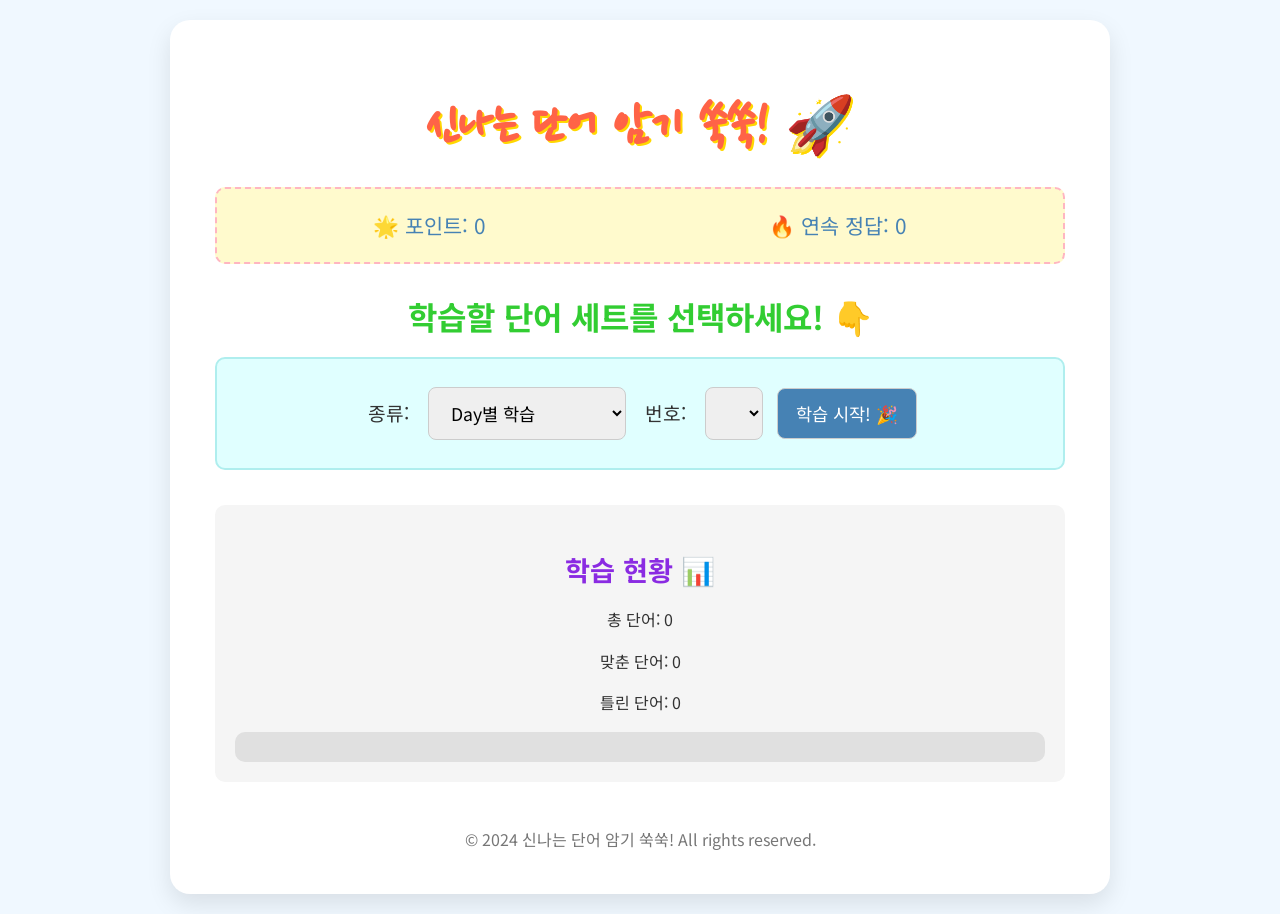
<file: index.html>
<!DOCTYPE html>
<html lang="ko">
<head>
    <meta charset="UTF-8">
    <meta name="viewport" content="width=device-width, initial-scale=1.0">
    <title>신나는 단어 암기 쑥쑥!</title>
    <link rel="stylesheet" href="style.css">
</head>
<body>
    <div class="container">
        <header>
            <h1>신나는 단어 암기 쑥쑥! 🚀</h1>
            <div class="user-stats">
                <p>🌟 포인트: <span id="points">0</span></p>
                <p>🔥 연속 정답: <span id="streak">0</span></p>
            </div>
        </header>

        <main>
            <section class="selection-area">
                <h2>학습할 단어 세트를 선택하세요! 👇</h2>
                <div class="set-selector">
                    <label for="set-type">종류:</label>
                    <select id="set-type">
                        <option value="day">Day별 학습</option>
                        <option value="unit">잉코북 Unit별 학습</option>
                    </select>
                    <label for="set-number">번호:</label>
                    <select id="set-number"></select>
                    <button id="start-button">학습 시작! 🎉</button>
                </div>
            </section>

            <section id="flashcard-area" class="flashcard-area" style="display: none;">
                <div class="flashcard">
                    <div class="word-meaning">
                        <p id="meaning-text">[단어 뜻이 여기에 표시됩니다]</p>
                    </div>
                    <input type="text" id="spell-input" placeholder="스펠링을 입력하세요...">
                    <div class="buttons">
                        <button id="submit-answer-button">확인! ✅</button>
                        <button id="hint-button">힌트 💡</button>
                        <button id="show-answer-button">정답 보기 🧐</button>
                    </div>
                    <p id="feedback-text"></p>
                </div>
            </section>

            <section class="review-area" style="display: none;">
                <h2>틀린 단어 복습 🤓</h2>
                <div class="review-flashcard">
                    </div>
            </section>

            <section class="progress-area">
                <h2>학습 현황 📊</h2>
                <p>총 단어: <span id="total-words">0</span></p>
                <p>맞춘 단어: <span id="correct-words">0</span></p>
                <p>틀린 단어: <span id="incorrect-words">0</span></p>
                <div class="progress-bar-container">
                    <div id="progress-bar"></div>
                </div>
            </section>

            <section class="history-area" style="display: none;">
                <h2>학습 내역 📚</h2>
                <ul id="history-list"></ul>
            </section>
        </main>

        <footer>
            <p>&copy; 2024 신나는 단어 암기 쑥쑥! All rights reserved.</p>
        </footer>
    </div>

    <script src="script.js"></script>
</body>
</html>
</file>
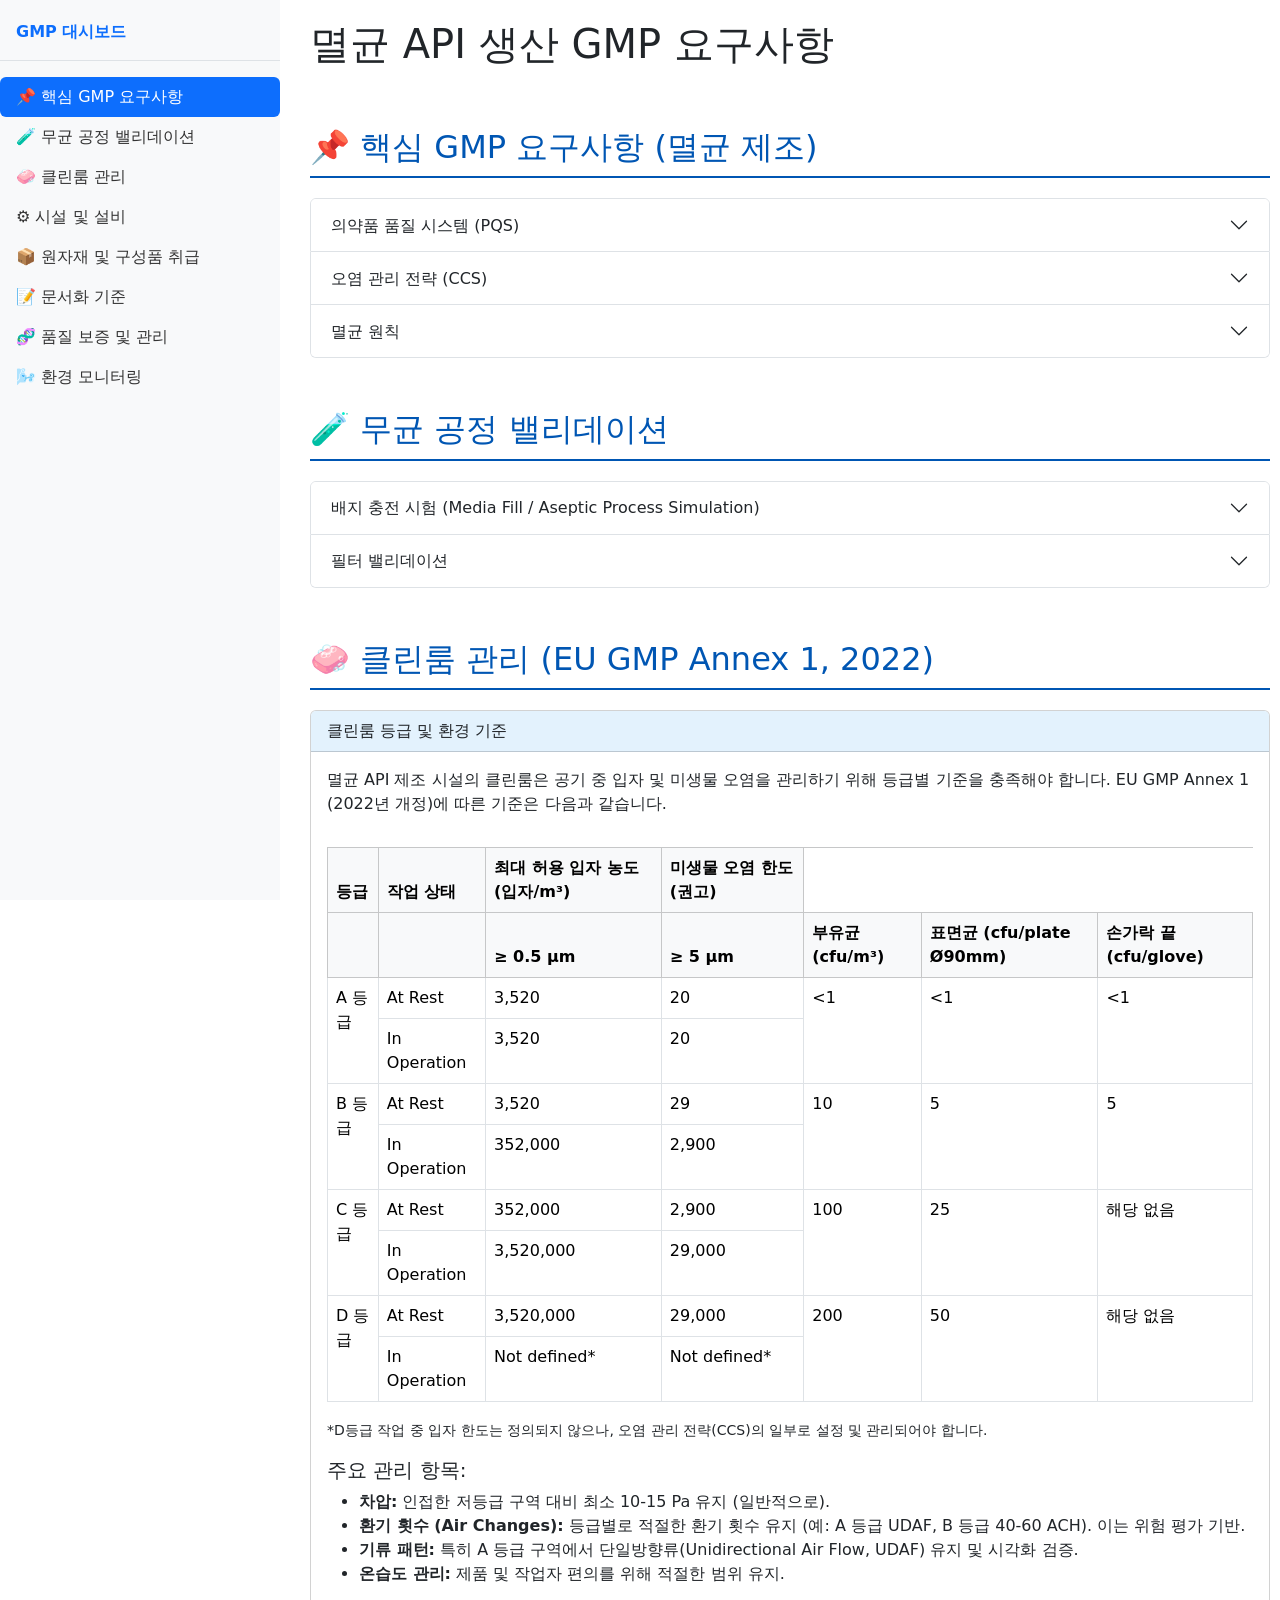
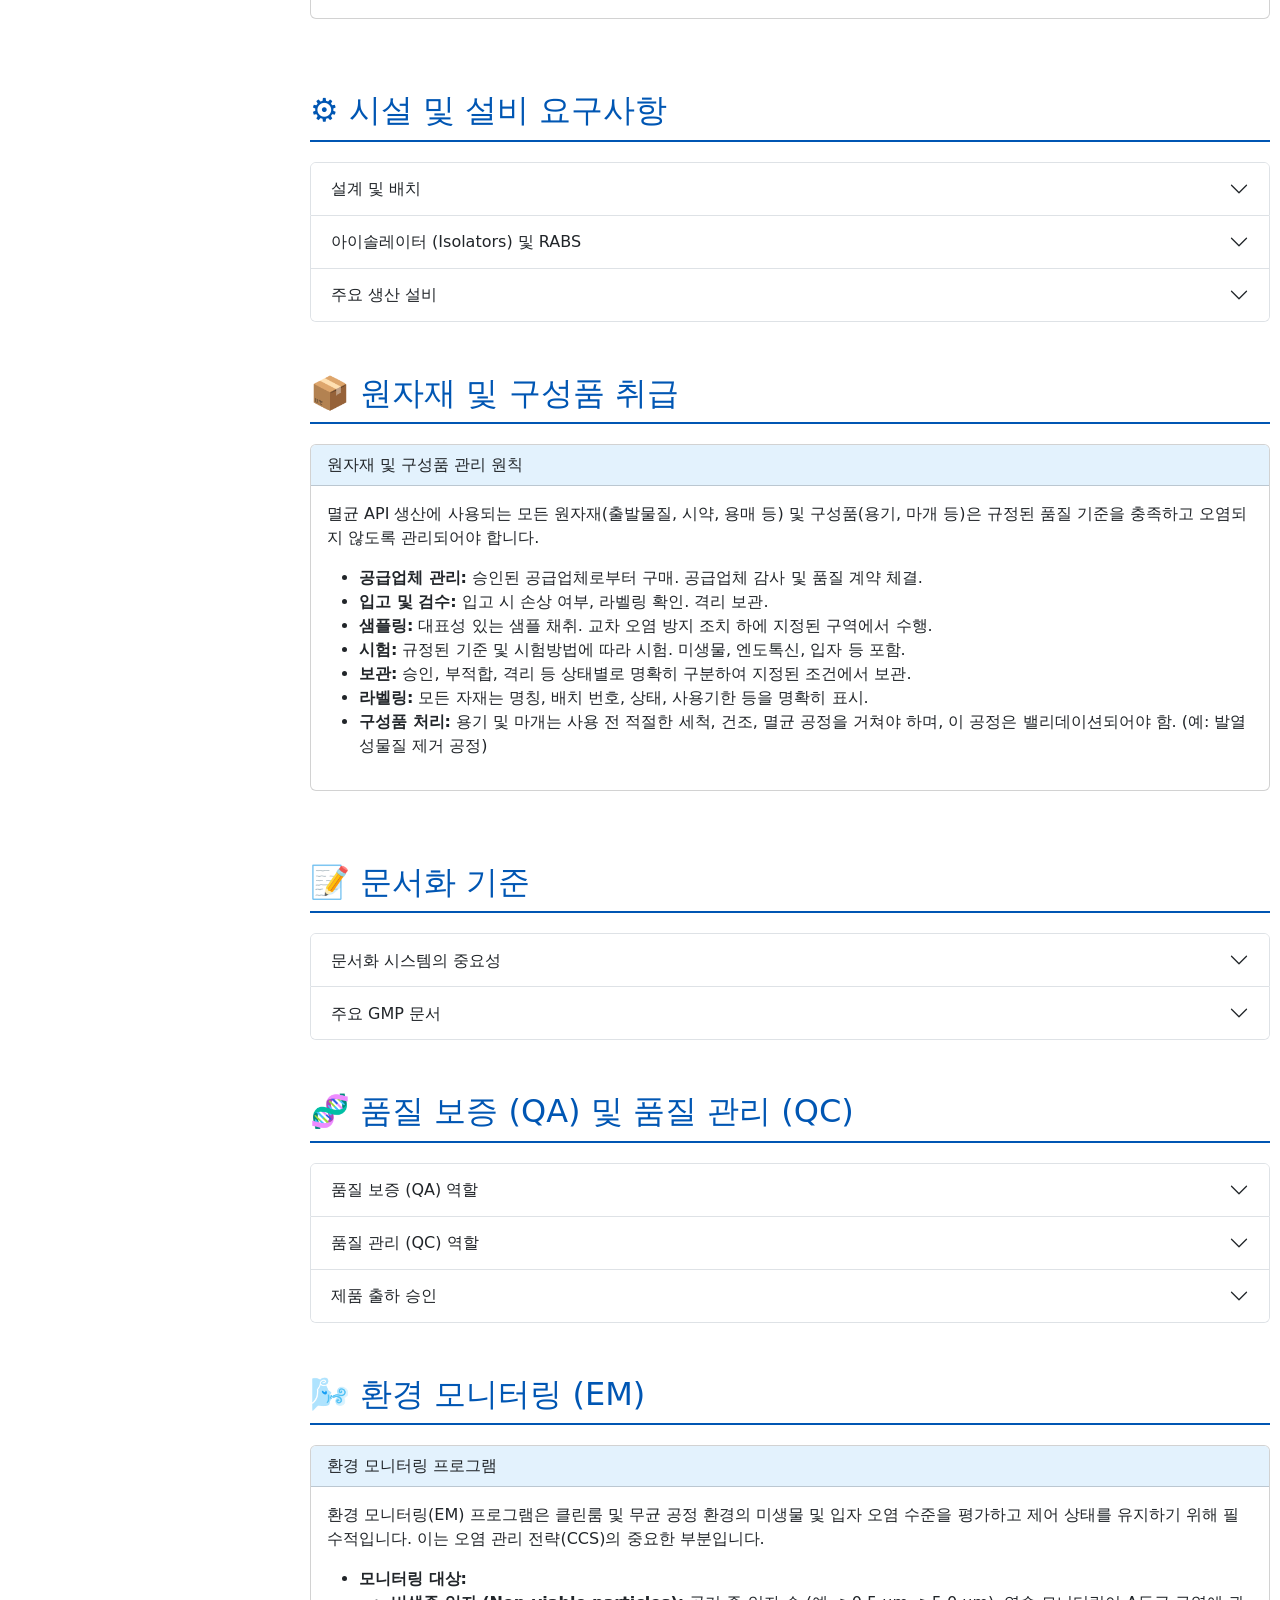
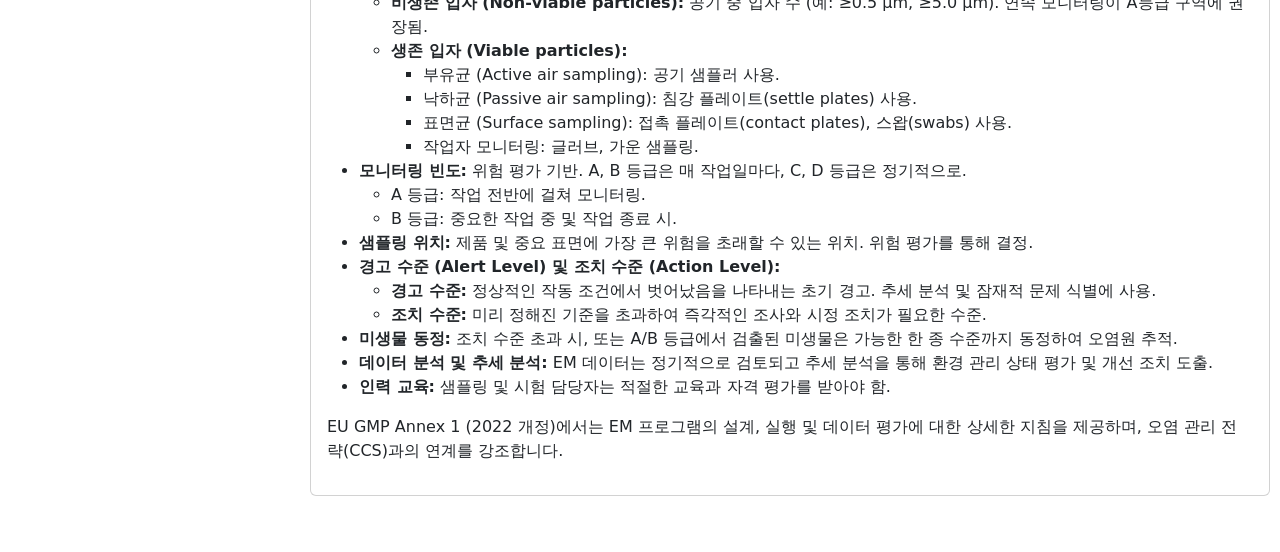
<file: gmp_dashboard.html>
<!DOCTYPE html>
<html lang="ko">
<head>
    <meta charset="UTF-8">
    <meta name="viewport" content="width=device-width, initial-scale=1.0">
    <title>멸균 API 생산 GMP 요구사항 대시보드</title>
    <!-- Bootstrap 5 CSS CDN: For styling the dashboard components -->
    <link href="https://cdn.jsdelivr.net/npm/bootstrap@5.3.2/dist/css/bootstrap.min.css" rel="stylesheet" integrity="sha384-T3c6CoIi6uLrA9TneNEoa7RxnatzjcDSCmG1MXxSR1GAsXEV/Dwwykc2MPK8M2HN" crossorigin="anonymous">
    <!-- Custom CSS: For overriding Bootstrap defaults and adding specific styles -->
    <style>
        /* Basic styling for overall page layout */
        body {
            display: flex;
            min-height: 100vh;
            flex-direction: column; /* Ensures footer (if any) stays at bottom */
        }
        .sidebar {
            width: 280px;
            height: 100vh; /* Full height */
            position: fixed; /* Fixed Sidebar (stay in place on scroll) */
            top: 0;
            left: 0;
            background-color: #f8f9fa; /* Light grey background */
            padding-top: 20px;
            overflow-y: auto; /* Scrollable if content overflows */
        }
        .main-content {
            margin-left: 290px; /* Same width as sidebar + a little margin */
            padding: 20px;
            width: calc(100% - 280px); /* Full width minus sidebar width */
        }
        .navbar-brand-custom {
            font-weight: bold;
            color: #0d6efd; /* Bootstrap primary blue */
            padding-left: 1.0rem;
            padding-bottom: 1.0rem;
            border-bottom: 1px solid #dee2e6; /* Light border */
            margin-bottom: 1rem;
        }
        .nav-link {
            color: #333; /* Darker text for links */
        }
        .nav-link.active {
            background-color: #0d6efd; /* Blue background for active link */
            color: white;
        }
        .nav-link:hover {
            background-color: #e9ecef; /* Light grey hover */
        }
        /* Style for section headers */
        .section-title {
            margin-top: 20px;
            margin-bottom: 20px;
            color: #0056b3; /* Darker blue for titles */
            border-bottom: 2px solid #0056b3;
            padding-bottom: 10px;
        }
        /* Card styling */
        .card {
            margin-bottom: 20px;
        }
        .card-header {
            background-color: #e3f2fd; /* Light blue header for cards */
        }
        /* Table styling */
        table {
            margin-top: 15px;
        }
        th {
            background-color: #f1f1f1; /* Light grey for table headers */
        }
    </style>
</head>
<body>
    <!-- Sidebar Navigation: Fixed navigation panel on the left -->
    <nav class="sidebar">
        <div class="navbar-brand-custom">GMP 대시보드</div>
        <ul class="nav flex-column nav-pills">
            <!-- Navigation links: Each links to a specific section in the main content. Bootstrap scrollspy will highlight the active link. -->
            <li class="nav-item">
                <a class="nav-link" href="#core-gmp">📌 핵심 GMP 요구사항</a>
            </li>
            <li class="nav-item">
                <a class="nav-link" href="#sterile-validation">🧪 무균 공정 밸리데이션</a>
            </li>
            <li class="nav-item">
                <a class="nav-link" href="#clean-room">🧼 클린룸 관리</a>
            </li>
            <li class="nav-item">
                <a class="nav-link" href="#facility-equipment">⚙️ 시설 및 설비</a>
            </li>
            <li class="nav-item">
                <a class="nav-link" href="#raw-materials">📦 원자재 및 구성품 취급</a>
            </li>
            <li class="nav-item">
                <a class="nav-link" href="#documentation">📝 문서화 기준</a>
            </li>
            <li class="nav-item">
                <a class="nav-link" href="#qa-qc">🧬 품질 보증 및 관리</a>
            </li>
            <li class="nav-item">
                <a class="nav-link" href="#env-monitoring">🌬️ 환경 모니터링</a>
            </li>
        </ul>
    </nav>
    <!-- End Sidebar Navigation -->

    <!-- Main Content Area: Displays the detailed content for each GMP section. Scrollspy is enabled here. -->
    <main class="main-content" data-bs-spy="scroll" data-bs-target=".sidebar .nav-pills" data-bs-offset="100" tabindex="0">
        <!-- Page Title -->
        <h1 class="mb-4">멸균 API 생산 GMP 요구사항</h1>

        <!-- Section 1: Core GMP Requirements for Sterile Manufacturing -->
        <section id="core-gmp" class="py-3">
            <h2 class="section-title">📌 핵심 GMP 요구사항 (멸균 제조)</h2>
            <!-- Accordion for Core GMP items -->
            <div class="accordion" id="coreGmpAccordion">
                <!-- Core GMP Item 1.1: Pharmaceutical Quality System (PQS) -->
                <div class="accordion-item">
                    <h2 class="accordion-header" id="headingCoreGmp1">
                        <button class="accordion-button collapsed" type="button" data-bs-toggle="collapse" data-bs-target="#collapseCoreGmp1" aria-expanded="false" aria-controls="collapseCoreGmp1">
                            의약품 품질 시스템 (PQS)
                        </button>
                    </h2>
                    <div id="collapseCoreGmp1" class="accordion-collapse collapse" aria-labelledby="headingCoreGmp1" data-bs-parent="#coreGmpAccordion">
                        <div class="accordion-body">
                            <p>멸균 의약품 생산을 위한 포괄적인 의약품 품질 시스템(PQS)은 ICH Q10 지침을 기반으로 구축되어야 합니다. 이는 제품 수명주기 전반에 걸쳐 일관된 품질을 보장하기 위한 경영진의 책임, 자원 관리, 제조 공정 관리, 평가 활동 등을 포함합니다.</p>
                            <ul>
                                <li>지식 관리 및 품질 위험 관리(QRM) 통합</li>
                                <li>경영진 검토 및 지속적 개선 프로세스</li>
                                <li>강력한 변경 관리 시스템</li>
                            </ul>
                        </div>
                    </div>
                </div>
                <!-- Core GMP Item 1.2: Contamination Control Strategy (CCS) -->
                <div class="accordion-item">
                    <h2 class="accordion-header" id="headingCoreGmp2">
                        <button class="accordion-button collapsed" type="button" data-bs-toggle="collapse" data-bs-target="#collapseCoreGmp2" aria-expanded="false" aria-controls="collapseCoreGmp2">
                            오염 관리 전략 (CCS)
                        </button>
                    </h2>
                    <div id="collapseCoreGmp2" class="accordion-collapse collapse" aria-labelledby="headingCoreGmp2" data-bs-parent="#coreGmpAccordion">
                        <div class="accordion-body">
                            <p>EU GMP Annex 1 (2022 개정)의 핵심 요구사항으로, 모든 잠재적 오염원(미생물, 입자, 발열성물질)을 식별하고 관리하기 위한 포괄적이고 문서화된 전략입니다. CCS는 기술적, 조직적 조치를 포함해야 합니다.</p>
                            <ul>
                                <li>시설 및 공정 설계</li>
                                <li>직원 교육 및 적격성 평가</li>
                                <li>원자재 및 용기/마개 관리</li>
                                <li>세척 및 소독 프로그램</li>
                                <li>환경 모니터링</li>
                            </ul>
                        </div>
                    </div>
                </div>
                <!-- Core GMP Item 1.3: Sterility Principles -->
                <div class="accordion-item">
                    <h2 class="accordion-header" id="headingCoreGmp3">
                        <button class="accordion-button collapsed" type="button" data-bs-toggle="collapse" data-bs-target="#collapseCoreGmp3" aria-expanded="false" aria-controls="collapseCoreGmp3">
                            멸균 원칙
                        </button>
                    </h2>
                    <div id="collapseCoreGmp3" class="accordion-collapse collapse" aria-labelledby="headingCoreGmp3" data-bs-parent="#coreGmpAccordion">
                        <div class="accordion-body">
                            <p>멸균 API 생산은 미생물 오염 및 입자상 오염을 최소화하기 위해 특별히 설계된 구역에서 수행되어야 합니다. 최종적으로 멸균되는 제품과 무균적으로 생산되는 제품에 따라 접근 방식이 다릅니다.</p>
                            <ul>
                                <li><strong>최종 멸균 제품:</strong> 가능한 경우 최종 용기에서 멸균하는 것을 우선으로 합니다.</li>
                                <li><strong>무균 제조 제품:</strong> 여과 멸균 등 무균 공정을 통해 생산되며, 전 과정에서 무균 상태 유지가 중요합니다.</li>
                                <li>무균성 보증 수준(SAL) 10<sup>-6</sup> 달성 목표.</li>
                            </ul>
                        </div>
                    </div>
                </div>
            </div> <!-- End Accordion for Core GMP -->
        </section>
        <!-- End Section 1 -->

        <!-- Section 2: Sterile Process Validation -->
        <section id="sterile-validation" class="py-3">
            <h2 class="section-title">🧪 무균 공정 밸리데이션</h2>
            <!-- Accordion for Sterile Process Validation items -->
            <div class="accordion" id="sterileValidationAccordion">
                <!-- Sterile Validation Item 2.1: Media Fill / Aseptic Process Simulation -->
                <div class="accordion-item">
                    <h2 class="accordion-header" id="headingSterileVal1">
                        <button class="accordion-button collapsed" type="button" data-bs-toggle="collapse" data-bs-target="#collapseSterileVal1" aria-expanded="false" aria-controls="collapseSterileVal1">
                            배지 충전 시험 (Media Fill / Aseptic Process Simulation)
                        </button>
                    </h2>
                    <div id="collapseSterileVal1" class="accordion-collapse collapse" aria-labelledby="headingSterileVal1" data-bs-parent="#sterileValidationAccordion">
                        <div class="accordion-body">
                            <p>무균 공정의 미생물 오염 관리 능력을 평가하기 위해 실제 제조 공정을 모방하여 영양 배지를 충전하는 시험입니다. 이는 무균 공정의 가장 중요한 밸리데이션 요소 중 하나입니다.</p>
                            <ul>
                                <li>초기 밸리데이션 시 3회 성공적인 연속 배치 수행.</li>
                                <li>정기적 재밸리데이션 (일반적으로 연 2회).</li>
                                <li>중요한 변경 발생 시 재밸리데이션.</li>
                                <li>배지 충전 수량은 통계적으로 유의해야 하며, 일반적으로 5,000 ~ 10,000 단위 또는 일상 생산 배치 크기.</li>
                                <li>오염 허용 기준: 0.1% 미만 (95% 신뢰수준). 10,000 단위 이상 충전 시 오염 단위 1개 초과는 조사 대상.</li>
                                <li>모든 개입(intervention) 및 비일상적 작업 포함.</li>
                            </ul>
                        </div>
                    </div>
                </div>
                <!-- Sterile Validation Item 2.2: Filter Validation -->
                <div class="accordion-item">
                    <h2 class="accordion-header" id="headingSterileVal2">
                        <button class="accordion-button collapsed" type="button" data-bs-toggle="collapse" data-bs-target="#collapseSterileVal2" aria-expanded="false" aria-controls="collapseSterileVal2">
                            필터 밸리데이션
                        </button>
                    </h2>
                    <div id="collapseSterileVal2" class="accordion-collapse collapse" aria-labelledby="headingSterileVal2" data-bs-parent="#sterileValidationAccordion">
                        <div class="accordion-body">
                            <p>멸균 여과에 사용되는 필터는 특정 공정 조건에서 미생물을 효과적으로 제거할 수 있음을 입증해야 합니다. 이는 제품 특성, 공정 변수, 필터 재질 등을 고려하여 수행됩니다.</p>
                            <ul>
                                <li>세균 부하 시험 (Bacterial Challenge Test) - <i>Brevundimonas diminuta</i> (ATCC 19146) 사용, 10<sup>7</sup> CFU/cm<sup>2</sup> 이상.</li>
                                <li>필터 완전성 시험 (Integrity Testing) - 사용 전후 (Pre and Post-use). 확산 유량, 압력 유지, 버블 포인트 시험 등.</li>
                                <li>제품과의 화학적 호환성.</li>
                                <li>추출물 및 용출물 평가.</li>
                            </ul>
                        </div>
                    </div>
                </div>
            </div> <!-- End Accordion for Sterile Process Validation -->
        </section>
        <!-- End Section 2 -->

        <!-- Section 3: Clean Room Classifications and Control -->
        <section id="clean-room" class="py-3">
            <h2 class="section-title">🧼 클린룸 관리 (EU GMP Annex 1, 2022)</h2>
            <!-- Card for Clean Room details -->
            <div class="card">
                <div class="card-header">
                    클린룸 등급 및 환경 기준
                </div>
                <div class="card-body">
                    <p>멸균 API 제조 시설의 클린룸은 공기 중 입자 및 미생물 오염을 관리하기 위해 등급별 기준을 충족해야 합니다. EU GMP Annex 1 (2022년 개정)에 따른 기준은 다음과 같습니다.</p>
                    <!-- Table for Clean Room Classifications -->
                    <div class="table-responsive">
                        <table class="table table-bordered table-hover" id="cleanroom-classification-table">
                            <thead class="table-light">
                                <tr>
                                    <th>등급</th>
                                    <th>작업 상태</th>
                                    <th>최대 허용 입자 농도 (입자/m³)</th>
                                    <th>미생물 오염 한도 (권고)</th>
                                </tr>
                                <tr>
                                    <th></th>
                                    <th></th>
                                    <th>≥ 0.5 µm</th>
                                    <th>≥ 5 µm</th>
                                    <th>부유균 (cfu/m³)</th>
                                    <th>표면균 (cfu/plate Ø90mm)</th>
                                    <th>손가락 끝 (cfu/glove)</th>
                                </tr>
                            </thead>
                            <tbody>
                                <!-- Grade A -->
                                <tr>
                                    <td rowspan="2">A 등급</td>
                                    <td>At Rest</td>
                                    <td>3,520</td>
                                    <td>20</td>
                                    <td rowspan="2">&lt;1</td>
                                    <td rowspan="2">&lt;1</td>
                                    <td rowspan="2">&lt;1</td>
                                </tr>
                                <tr>
                                    <td>In Operation</td>
                                    <td>3,520</td>
                                    <td>20</td>
                                </tr>
                                <!-- Grade B -->
                                <tr>
                                    <td rowspan="2">B 등급</td>
                                    <td>At Rest</td>
                                    <td>3,520</td>
                                    <td>29</td>
                                    <td rowspan="2">10</td>
                                    <td rowspan="2">5</td>
                                    <td rowspan="2">5</td>
                                </tr>
                                <tr>
                                    <td>In Operation</td>
                                    <td>352,000</td>
                                    <td>2,900</td>
                                </tr>
                                <!-- Grade C -->
                                <tr>
                                    <td rowspan="2">C 등급</td>
                                    <td>At Rest</td>
                                    <td>352,000</td>
                                    <td>2,900</td>
                                    <td rowspan="2">100</td>
                                    <td rowspan="2">25</td>
                                    <td rowspan="2">해당 없음</td>
                                </tr>
                                <tr>
                                    <td>In Operation</td>
                                    <td>3,520,000</td>
                                    <td>29,000</td>
                                </tr>
                                <!-- Grade D -->
                                <tr>
                                    <td rowspan="2">D 등급</td>
                                    <td>At Rest</td>
                                    <td>3,520,000</td>
                                    <td>29,000</td>
                                    <td rowspan="2">200</td>
                                    <td rowspan="2">50</td>
                                    <td rowspan="2">해당 없음</td>
                                </tr>
                                <tr>
                                    <td>In Operation</td>
                                    <td>Not defined*</td>
                                    <td>Not defined*</td>
                                </tr>
                            </tbody>
                        </table>
                    </div>
                    <small>*D등급 작업 중 입자 한도는 정의되지 않으나, 오염 관리 전략(CCS)의 일부로 설정 및 관리되어야 합니다.</small>
                    <h5 class="mt-3">주요 관리 항목:</h5>
                    <ul>
                        <li><strong>차압:</strong> 인접한 저등급 구역 대비 최소 10-15 Pa 유지 (일반적으로).</li>
                        <li><strong>환기 횟수 (Air Changes):</strong> 등급별로 적절한 환기 횟수 유지 (예: A 등급 UDAF, B 등급 40-60 ACH). 이는 위험 평가 기반.</li>
                        <li><strong>기류 패턴:</strong> 특히 A 등급 구역에서 단일방향류(Unidirectional Air Flow, UDAF) 유지 및 시각화 검증.</li>
                        <li><strong>온습도 관리:</strong> 제품 및 작업자 편의를 위해 적절한 범위 유지.</li>
                    </ul>
                </div>
            </div> <!-- End Card for Clean Room -->
        </section>
        <!-- End Section 3 -->

        <!-- Section 4: Facility and Equipment Requirements -->
        <section id="facility-equipment" class="py-3">
            <h2 class="section-title">⚙️ 시설 및 설비 요구사항</h2>
            <!-- Accordion for Facility and Equipment items -->
            <div class="accordion" id="facilityEquipmentAccordion">
                <!-- Facility Item 4.1: Design and Layout -->
                <div class="accordion-item">
                    <h2 class="accordion-header" id="headingFacility1">
                        <button class="accordion-button collapsed" type="button" data-bs-toggle="collapse" data-bs-target="#collapseFacility1" aria-expanded="false" aria-controls="collapseFacility1">
                            설계 및 배치
                        </button>
                    </h2>
                    <div id="collapseFacility1" class="accordion-collapse collapse" aria-labelledby="headingFacility1" data-bs-parent="#facilityEquipmentAccordion">
                        <div class="accordion-body">
                            <p>멸균 API 생산 시설은 오염 위험을 최소화하도록 설계, 건설 및 유지되어야 합니다.</p>
                            <ul>
                                <li>명확한 구역 설정 (예: 청정도 등급별 분리).</li>
                                <li>자재 및 작업자 이동 경로의 논리적 흐름.</li>
                                <li>표면은 매끄럽고, 균열이 없으며, 세척 및 소독이 용이해야 함.</li>
                                <li>먼지 발생을 최소화하는 재질 사용.</li>
                                <li>배관 및 덕트 시스템은 오염원 유입 방지 설계.</li>
                            </ul>
                        </div>
                    </div>
                </div>
                <!-- Facility Item 4.2: Isolators and RABS -->
                <div class="accordion-item">
                    <h2 class="accordion-header" id="headingFacility2">
                        <button class="accordion-button collapsed" type="button" data-bs-toggle="collapse" data-bs-target="#collapseFacility2" aria-expanded="false" aria-controls="collapseFacility2">
                            아이솔레이터 (Isolators) 및 RABS
                        </button>
                    </h2>
                    <div id="collapseFacility2" class="accordion-collapse collapse" aria-labelledby="headingFacility2" data-bs-parent="#facilityEquipmentAccordion">
                        <div class="accordion-body">
                            <p>아이솔레이터 및 제한 접근 차단 시스템(Restricted Access Barrier Systems, RABS)은 무균 공정에서 제품과 작업 환경 간의 물리적 분리를 제공하여 오염 위험을 크게 줄입니다.</p>
                            <ul>
                                <li><strong>아이솔레이터:</strong> 완전히 밀폐된 시스템으로, 내부 환경(A등급)을 외부와 격리. 재현 가능한 멸균(예: VPHP) 가능.</li>
                                <li><strong>RABS:</strong> 개방형 또는 폐쇄형이 있으며, 중요한 무균 구역 주변에 견고한 장벽을 제공.
                                    <ul>
                                        <li>Open RABS: 주변 클린룸(B등급)의 공기를 사용.</li>
                                        <li>Closed RABS: 자체 공기 처리 시스템을 가질 수 있음.</li>
                                    </ul>
                                </li>
                                <li>두 시스템 모두 적절한 설계, 검증, 운영 및 모니터링 필요.</li>
                            </ul>
                        </div>
                    </div>
                </div>
                <!-- Facility Item 4.3: Key Production Equipment -->
                <div class="accordion-item">
                    <h2 class="accordion-header" id="headingFacility3">
                        <button class="accordion-button collapsed" type="button" data-bs-toggle="collapse" data-bs-target="#collapseFacility3" aria-expanded="false" aria-controls="collapseFacility3">
                            주요 생산 설비
                        </button>
                    </h2>
                    <div id="collapseFacility3" class="accordion-collapse collapse" aria-labelledby="headingFacility3" data-bs-parent="#facilityEquipmentAccordion">
                        <div class="accordion-body">
                            <p>멸균 API 생산에 사용되는 설비는 세척, 멸균이 용이하고 제품 품질에 영향을 미치지 않아야 합니다.</p>
                            <ul>
                                <li>SIP(Sterilization-In-Place) 및 CIP(Cleaning-In-Place) 시스템 검증.</li>
                                <li>멸균기 (오토클레이브, 건열멸균기)의 적격성 평가 및 주기적 재검증.</li>
                                <li>동결건조기 사용 시 멸균 및 무균 유지 방안.</li>
                                <li>제품 접촉 표면 재질의 적합성 (예: 316L 스테인리스 스틸).</li>
                            </ul>
                        </div>
                    </div>
                </div>
            </div> <!-- End Accordion for Facility and Equipment -->
        </section>
        <!-- End Section 4 -->

        <!-- Section 5: Raw Material and Component Handling -->
        <section id="raw-materials" class="py-3">
            <h2 class="section-title">📦 원자재 및 구성품 취급</h2>
            <!-- Card for Raw Material details -->
            <div class="card">
                <div class="card-header" id="rawMatCardHeader">
                    원자재 및 구성품 관리 원칙
                </div>
                <div class="card-body">
                    <p>멸균 API 생산에 사용되는 모든 원자재(출발물질, 시약, 용매 등) 및 구성품(용기, 마개 등)은 규정된 품질 기준을 충족하고 오염되지 않도록 관리되어야 합니다.</p>
                    <ul>
                        <li><strong>공급업체 관리:</strong> 승인된 공급업체로부터 구매. 공급업체 감사 및 품질 계약 체결.</li>
                        <li><strong>입고 및 검수:</strong> 입고 시 손상 여부, 라벨링 확인. 격리 보관.</li>
                        <li><strong>샘플링:</strong> 대표성 있는 샘플 채취. 교차 오염 방지 조치 하에 지정된 구역에서 수행.</li>
                        <li><strong>시험:</strong> 규정된 기준 및 시험방법에 따라 시험. 미생물, 엔도톡신, 입자 등 포함.</li>
                        <li><strong>보관:</strong> 승인, 부적합, 격리 등 상태별로 명확히 구분하여 지정된 조건에서 보관.</li>
                        <li><strong>라벨링:</strong> 모든 자재는 명칭, 배치 번호, 상태, 사용기한 등을 명확히 표시.</li>
                        <li><strong>구성품 처리:</strong> 용기 및 마개는 사용 전 적절한 세척, 건조, 멸균 공정을 거쳐야 하며, 이 공정은 밸리데이션되어야 함. (예: 발열성물질 제거 공정)</li>
                    </ul>
                </div>
            </div> <!-- End Card for Raw Material -->
        </section>
        <!-- End Section 5 -->

        <!-- Section 6: Documentation Standards -->
        <section id="documentation" class="py-3">
            <h2 class="section-title">📝 문서화 기준</h2>
            <!-- Accordion for Documentation Standards -->
            <div class="accordion" id="documentationAccordion">
                <!-- Documentation Item 6.1: Importance of Documentation System -->
                <div class="accordion-item">
                    <h2 class="accordion-header" id="headingDoc1">
                        <button class="accordion-button collapsed" type="button" data-bs-toggle="collapse" data-bs-target="#collapseDoc1" aria-expanded="false" aria-controls="collapseDoc1">
                            문서화 시스템의 중요성
                        </button>
                    </h2>
                    <div id="collapseDoc1" class="accordion-collapse collapse" aria-labelledby="headingDoc1" data-bs-parent="#documentationAccordion">
                        <div class="accordion-body">
                            <p>우수 의약품 제조 및 품질관리 기준(GMP)에서 문서는 모든 활동을 계획, 실행, 기록, 검토하는 핵심 요소입니다. "기록되지 않은 것은 수행되지 않은 것이다"라는 원칙이 적용됩니다.</p>
                            <ul>
                                <li>ALCOA+ 원칙 준수: Attributable(출처 명확), Legible(읽기 쉬움), Contemporaneous(동시 기록), Original(원본), Accurate(정확), Complete(완전), Consistent(일관성), Enduring(지속성), Available(이용 가능성).</li>
                                <li>데이터 완전성(Data Integrity) 확보.</li>
                            </ul>
                        </div>
                    </div>
                </div>
                <!-- Documentation Item 6.2: Key GMP Documents -->
                <div class="accordion-item">
                    <h2 class="accordion-header" id="headingDoc2">
                        <button class="accordion-button collapsed" type="button" data-bs-toggle="collapse" data-bs-target="#collapseDoc2" aria-expanded="false" aria-controls="collapseDoc2">
                            주요 GMP 문서
                        </button>
                    </h2>
                    <div id="collapseDoc2" class="accordion-collapse collapse" aria-labelledby="headingDoc2" data-bs-parent="#documentationAccordion">
                        <div class="accordion-body">
                            <ul>
                                <li><strong>제조단위기록서 (Batch Manufacturing Record, BMR):</strong> 각 제조단위의 생산 및 관리에 대한 모든 정보를 기록. 기준서에 따라 작성 및 검토.</li>
                                <li><strong>표준작업절차서 (Standard Operating Procedure, SOP):</strong> 특정 작업을 일관되게 수행하기 위한 상세 지침. 모든 주요 활동에 대해 작성 및 승인.</li>
                                <li><strong>시험기록서 및 성적서 (Test Records and Certificate of Analysis, CoA):</strong> 원자재, 중간체, 완제품 시험 결과 기록.</li>
                                <li><strong>밸리데이션 문서:</strong> 공정, 설비, 시험법, 세척 밸리데이션 계획서, 보고서 등.</li>
                                <li><strong>변경 관리 (Change Control):</strong> 품질에 영향을 미칠 수 있는 모든 변경 사항에 대한 평가, 승인, 문서화 절차.</li>
                                <li><strong>일탈 처리 (Deviation Handling):</strong> 기준에서 벗어난 모든 상황에 대한 조사, 평가, 시정 및 예방 조치(CAPA) 기록.</li>
                                <li><strong>직원 교육 기록:</strong> GMP 및 특정 직무 교육 이수 기록.</li>
                                <li><strong>로그북 (Logbooks):</strong> 장비 사용, 세척, 유지보수, 환경 모니터링 등 활동 기록.</li>
                            </ul>
                        </div>
                    </div>
                </div>
            </div> <!-- End Accordion for Documentation Standards -->
        </section>
        <!-- End Section 6 -->

        <!-- Section 7: Quality Assurance (QA) and Quality Control (QC) -->
        <section id="qa-qc" class="py-3">
            <h2 class="section-title">🧬 품질 보증 (QA) 및 품질 관리 (QC)</h2>
            <!-- Accordion for QA/QC -->
            <div class="accordion" id="qaQcAccordion">
                <!-- QA/QC Item 7.1: QA Role -->
                <div class="accordion-item">
                    <h2 class="accordion-header" id="headingQaQc1">
                        <button class="accordion-button collapsed" type="button" data-bs-toggle="collapse" data-bs-target="#collapseQaQc1" aria-expanded="false" aria-controls="collapseQaQc1">
                            품질 보증 (QA) 역할
                        </button>
                    </h2>
                    <div id="collapseQaQc1" class="accordion-collapse collapse" aria-labelledby="headingQaQc1" data-bs-parent="#qaQcAccordion">
                        <div class="accordion-body">
                            <p>품질 보증(QA) 부서는 의약품 품질 시스템(PQS)이 효과적으로 운영되고 GMP 요구사항이 준수됨을 보증하는 역할을 합니다. 제조 부서와 독립적으로 운영되어야 합니다.</p>
                            <ul>
                                <li>PQS 수립, 실행, 유지 및 지속적 개선 감독.</li>
                                <li>문서 승인 (SOP, BMR, 밸리데이션 문서 등).</li>
                                <li>일탈, 변경, OOS(기준일탈결과) 조사 및 CAPA 승인.</li>
                                <li>공급업체 감사 및 승인.</li>
                                <li>제품 품질 검토 (Product Quality Review, PQR) 수행.</li>
                                <li>최종 제품 출하 승인 전 제조단위기록서 및 관련 문서 검토.</li>
                                <li>GMP 교육 프로그램 관리.</li>
                                <li>자체 실사 (Self-inspection) 프로그램 운영.</li>
                            </ul>
                        </div>
                    </div>
                </div>
                <!-- QA/QC Item 7.2: QC Role -->
                <div class="accordion-item">
                    <h2 class="accordion-header" id="headingQaQc2">
                        <button class="accordion-button collapsed" type="button" data-bs-toggle="collapse" data-bs-target="#collapseQaQc2" aria-expanded="false" aria-controls="collapseQaQc2">
                            품질 관리 (QC) 역할
                        </button>
                    </h2>
                    <div id="collapseQaQc2" class="accordion-collapse collapse" aria-labelledby="headingQaQc2" data-bs-parent="#qaQcAccordion">
                        <div class="accordion-body">
                            <p>품질 관리(QC) 부서는 샘플링, 시험, 문서화를 통해 원자재, 중간체, 완제품이 설정된 기준에 적합한지 확인합니다. QA와 마찬가지로 제조 부서와 독립적이어야 합니다.</p>
                            <ul>
                                <li>원자재, 포장자재, 중간제품, 최종 API 샘플링 및 시험.</li>
                                <li>환경 모니터링 샘플 시험.</li>
                                <li>시험방법 밸리데이션 및 이전.</li>
                                <li>표준품 및 시약 관리.</li>
                                <li>안정성 시험 프로그램 운영.</li>
                                <li>검체 보관 (Retained/Reference Samples).
                                    <ul>
                                        <li><strong>Reference Sample:</strong> 완제품의 배치를 대표하는 샘플로, 필요한 경우 시험을 위해 보관 (예: OOS 조사, 안정성 모니터링).</li>
                                        <li><strong>Retention Sample:</strong> 최종 포장 형태의 완제품 샘플로, 식별 및 외관 검사 등을 위해 보관. 일반적으로 사용기한 만료 후 1년까지 보관.</li>
                                    </ul>
                                </li>
                                <li>시험 결과 기록 및 CoA 발행.</li>
                                <li>OOS(기준일탈결과) 발생 시 조사 및 보고.</li>
                            </ul>
                        </div>
                    </div>
                </div>
                <!-- QA/QC Item 7.3: Product Release Approval -->
                <div class="accordion-item">
                    <h2 class="accordion-header" id="headingQaQc3">
                        <button class="accordion-button collapsed" type="button" data-bs-toggle="collapse" data-bs-target="#collapseQaQc3" aria-expanded="false" aria-controls="collapseQaQc3">
                            제품 출하 승인
                        </button>
                    </h2>
                    <div id="collapseQaQc3" class="accordion-collapse collapse" aria-labelledby="headingQaQc3" data-bs-parent="#qaQcAccordion">
                        <div class="accordion-body">
                            <p>각 제조단위의 API는 출하 전에 지정된 자격 있는 인원(일반적으로 QA 부서)에 의해 승인되어야 합니다. 이 승인은 다음을 포함한 포괄적인 검토를 기반으로 합니다:</p>
                            <ul>
                                <li>제조단위기록서(BMR) 및 포장기록서의 완전성 및 정확성.</li>
                                <li>모든 QC 시험 결과가 기준에 적합한지 확인.</li>
                                <li>생산 중 발생한 모든 일탈, 변경, OOS가 적절히 조사되고 종결되었는지 확인.</li>
                                <li>환경 모니터링 결과 검토.</li>
                                <li>기타 관련 문서 (예: 세척 검증, 멸균 기록) 검토.</li>
                            </ul>
                            <p>모든 요구사항이 충족되었을 때만 제품이 출하될 수 있습니다.</p>
                        </div>
                    </div>
                </div>
            </div> <!-- End Accordion for QA/QC -->
        </section>
        <!-- End Section 7 -->

        <!-- Section 8: Environmental Monitoring (EM) -->
        <section id="env-monitoring" class="py-3">
            <h2 class="section-title">🌬️ 환경 모니터링 (EM)</h2>
            <!-- Card for Environmental Monitoring details -->
            <div class="card">
                <div class="card-header" id="envMonCardHeader">
                    환경 모니터링 프로그램
                </div>
                <div class="card-body">
                    <p>환경 모니터링(EM) 프로그램은 클린룸 및 무균 공정 환경의 미생물 및 입자 오염 수준을 평가하고 제어 상태를 유지하기 위해 필수적입니다. 이는 오염 관리 전략(CCS)의 중요한 부분입니다.</p>
                    <ul>
                        <li><strong>모니터링 대상:</strong>
                            <ul>
                                <li><strong>비생존 입자 (Non-viable particles):</strong> 공기 중 입자 수 (예: ≥0.5 µm, ≥5.0 µm). 연속 모니터링이 A등급 구역에 권장됨.</li>
                                <li><strong>생존 입자 (Viable particles):</strong>
                                    <ul>
                                        <li>부유균 (Active air sampling): 공기 샘플러 사용.</li>
                                        <li>낙하균 (Passive air sampling): 침강 플레이트(settle plates) 사용.</li>
                                        <li>표면균 (Surface sampling): 접촉 플레이트(contact plates), 스왑(swabs) 사용.</li>
                                        <li>작업자 모니터링: 글러브, 가운 샘플링.</li>
                                    </ul>
                                </li>
                            </ul>
                        </li>
                        <li><strong>모니터링 빈도:</strong> 위험 평가 기반. A, B 등급은 매 작업일마다, C, D 등급은 정기적으로.
                            <ul>
                                <li>A 등급: 작업 전반에 걸쳐 모니터링.</li>
                                <li>B 등급: 중요한 작업 중 및 작업 종료 시.</li>
                            </ul>
                        </li>
                        <li><strong>샘플링 위치:</strong> 제품 및 중요 표면에 가장 큰 위험을 초래할 수 있는 위치. 위험 평가를 통해 결정.</li>
                        <li><strong>경고 수준 (Alert Level) 및 조치 수준 (Action Level):</strong>
                            <ul>
                                <li><strong>경고 수준:</strong> 정상적인 작동 조건에서 벗어났음을 나타내는 초기 경고. 추세 분석 및 잠재적 문제 식별에 사용.</li>
                                <li><strong>조치 수준:</strong> 미리 정해진 기준을 초과하여 즉각적인 조사와 시정 조치가 필요한 수준.</li>
                            </ul>
                        </li>
                        <li><strong>미생물 동정:</strong> 조치 수준 초과 시, 또는 A/B 등급에서 검출된 미생물은 가능한 한 종 수준까지 동정하여 오염원 추적.</li>
                        <li><strong>데이터 분석 및 추세 분석:</strong> EM 데이터는 정기적으로 검토되고 추세 분석을 통해 환경 관리 상태 평가 및 개선 조치 도출.</li>
                        <li><strong>인력 교육:</strong> 샘플링 및 시험 담당자는 적절한 교육과 자격 평가를 받아야 함.</li>
                    </ul>
                    <p>EU GMP Annex 1 (2022 개정)에서는 EM 프로그램의 설계, 실행 및 데이터 평가에 대한 상세한 지침을 제공하며, 오염 관리 전략(CCS)과의 연계를 강조합니다.</p>
                </div>
            </div> <!-- End Card for Environmental Monitoring -->
        </section>
        <!-- End Section 8 -->

    </main>
    <!-- End Main Content Area -->

    <!-- Bootstrap 5 JS Bundle CDN (includes Popper): For interactive components like accordions and scrollspy -->
    <script src="https://cdn.jsdelivr.net/npm/bootstrap@5.3.2/dist/js/bootstrap.bundle.min.js" integrity="sha384-C6RzsynM9kWDrMNeT87bh95OGNyZPhcTNXj1NW7RuBCsyN/o0jlpcV8Qyq46cDfL" crossorigin="anonymous"></script>
    <!-- Custom JavaScript for Scrollspy activation -->
    <script>
        // Activate Bootstrap scrollspy on the body to target sidebar navigation
        // This will automatically update nav links based on scroll position
        const scrollSpy = new bootstrap.ScrollSpy(document.body, {
            target: '.sidebar .nav-pills', // Targets the nav links within the .sidebar .nav-pills container
            offset: 120 // Offset to adjust when the nav link becomes active. Fine-tune as needed.
        });
    </script>
</body>
</html>
</file>
<file: style.css>
@import url('https://fonts.googleapis.com/css2?family=Nanum+Pen+Script&family=Poor+Story&family=Noto+Sans+KR:wght@400;700&display=swap');

body {
    font-family: 'Noto Sans KR', 'Poor Story', sans-serif; /* Noto Sans KR를 기본으로, Poor Story를 대체, 마지막으로 sans-serif */
    background-color: #f0f8ff; /* AliceBlue */
    color: #333;
    margin: 0;
    padding: 20px;
    display: flex;
    justify-content: center;
    align-items: flex-start; /* 콘텐츠가 길어질 경우 위에서부터 정렬 */
    min-height: 100vh;
    box-sizing: border-box;
    font-size: 16px; /* 기본 폰트 크기 설정 */
    line-height: 1.6; /* 줄 간격 개선 */
}

.container {
    background-color: #fff;
    padding: 25px 45px; /* 패딩 증가 */
    border-radius: 20px;
    box-shadow: 0 10px 25px rgba(0, 0, 0, 0.1);
    width: 100%;
    max-width: 850px; /* 최대 너비 약간 증가 */
    text-align: center;
}

header h1 {
    font-family: 'Nanum Pen Script', cursive;
    font-size: 3.5em; /* 크기 증가 */
    color: #ff6347; /* Tomato */
    margin-bottom: 15px; /* 마진 증가 */
    text-shadow: 2px 2px #ffd700; /* Gold */
}

.user-stats {
    display: flex;
    justify-content: space-around;
    margin-bottom: 25px; /* 마진 증가 */
    background-color: #fffacd; /* LemonChiffon */
    padding: 15px; /* 패딩 증가 */
    border-radius: 10px;
    border: 2px dashed #ffb6c1; /* LightPink */
}

.user-stats p {
    margin: 5px 0;
    font-size: 1.3em; /* 크기 증가 */
    color: #4682b4; /* SteelBlue */
}

.selection-area h2 {
    color: #32cd32; /* LimeGreen */
    font-size: 2em; /* 크기 증가 */
    margin-bottom: 15px;
}

.set-selector {
    margin-bottom: 35px; /* 마진 증가 */
    padding: 20px; /* 패딩 증가 */
    background-color: #e0ffff; /* LightCyan */
    border-radius: 10px;
    border: 2px solid #afeeee; /* PaleTurquoise */
}

.set-selector label {
    margin: 0 10px;
    font-size: 1.2em; /* 크기 증가 */
}

.set-selector select, .set-selector button {
    padding: 12px 18px; /* 패딩 증가 */
    margin: 8px 5px; /* 마진 조정 */
    border-radius: 8px;
    border: 1px solid #ccc;
    font-family: 'Noto Sans KR', 'Poor Story', sans-serif; /* 일관된 폰트 적용 */
    font-size: 1.1em; /* 크기 증가 */
}

.set-selector button {
    background-color: #4682b4; /* SteelBlue */
    color: white;
    cursor: pointer;
    transition: background-color 0.3s ease;
}

.set-selector button:hover {
    background-color: #5a9bd3; /* Lighter SteelBlue */
}

.flashcard-area {
    margin-top: 25px; /* 마진 증가 */
    padding: 25px; /* 패딩 증가 */
    background-color: #fff8dc; /* Cornsilk */
    border-radius: 15px;
    box-shadow: 0 5px 15px rgba(0,0,0,0.05);
}

.flashcard {
    background-color: #ffffff;
    padding: 30px; /* 패딩 증가 */
    border-radius: 10px;
    border: 3px dashed #ffb6c1; /* LightPink */
}

.word-meaning {
    font-size: 2em; /* 크기 증가 */
    font-weight: bold; /* 가독성을 위해 bold 처리 */
    color: #20b2aa; /* LightSeaGreen */
    margin-bottom: 25px; /* 마진 증가 */
    padding: 20px; /* 패딩 증가 */
    background-color: #f5fffa; /* MintCream */
    border-radius: 8px;
    min-height: 60px; /* 최소 높이 증가 */
    display: flex;
    justify-content: center;
    align-items: center;
    line-height: 1.4; /* 단어 뜻이 길 경우 줄간격 확보 */
}

#spell-input {
    width: calc(100% - 44px); /* 패딩 고려하여 조정 */
    padding: 15px; /* 패딩 증가 */
    margin-bottom: 25px; /* 마진 증가 */
    border: 2px solid #add8e6; /* LightBlue */
    border-radius: 8px;
    font-size: 1.4em; /* 크기 증가 */
    text-align: center;
    font-family: 'Noto Sans KR', sans-serif; /* 입력 필드도 가독성 좋은 폰트로 */
}

.buttons button {
    padding: 12px 22px; /* 패딩 증가 */
    margin: 8px; /* 마진 증가 */
    border: none;
    border-radius: 8px;
    font-size: 1.1em; /* 크기 증가 */
    font-weight: bold;
    cursor: pointer;
    transition: transform 0.2s ease;
}

.buttons button:hover {
    transform: scale(1.05);
}

#submit-answer-button {
    background-color: #32cd32; /* LimeGreen */
    color: white;
}

#hint-button {
    background-color: #ffa500; /* Orange */
    color: white;
}

#show-answer-button {
    background-color: #dc143c; /* Crimson */
    color: white;
}

#feedback-text {
    margin-top: 20px; /* 마진 증가 */
    font-size: 1.3em; /* 크기 증가 */
    font-weight: bold;
    min-height: 25px; /* 최소 높이 증가 */
    line-height: 1.5;
}

.feedback-correct {
    color: #28a745; /* Green */
}

.feedback-incorrect {
    color: #dc3545; /* Red */
}

.progress-area {
    margin-top: 35px; /* 마진 증가 */
    padding: 20px; /* 패딩 증가 */
    background-color: #f5f5f5; /* WhiteSmoke */
    border-radius: 10px;
}

.progress-area h2 {
    color: #8a2be2; /* BlueViolet */
    font-size: 1.7em; /* 크기 증가 */
    margin-bottom: 10px;
}

.progress-bar-container {
    width: 100%;
    background-color: #e0e0e0; /* Light gray */
    border-radius: 10px;
    margin-top: 10px;
    height: 30px; /* 높이 증가 */
}

#progress-bar {
    width: 0%;
    height: 100%;
    background-color: #4caf50; /* Green */
    border-radius: 10px;
    transition: width 0.5s ease-in-out;
    display: flex;
    align-items: center;
    justify-content: center;
    color: white;
    font-size: 1em; /* 크기 증가 */
    font-weight: bold;
}

.history-area {
    margin-top: 35px; /* 마진 증가 */
    padding: 20px; /* 패딩 증가 */
    background-color: #fffaf0; /* FloralWhite */
    border-radius: 10px;
}

.history-area h2 {
    color: #d2691e; /* Chocolate */
    font-size: 1.7em; /* 크기 증가 */
    margin-bottom: 10px;
}

#history-list {
    list-style-type: none;
    padding: 0;
    max-height: 220px; /* 최대 높이 증가 */
    overflow-y: auto;
}

#history-list li {
    padding: 10px; /* 패딩 증가 */
    border-bottom: 1px solid #eee;
    font-size: 1.1em; /* 크기 증가 */
    text-align: left; /* 좌측 정렬 */
}

#history-list li:last-child {
    border-bottom: none;
}

.history-correct {
    color: green;
}

.history-incorrect {
    color: red;
}

.review-area {
    margin-top: 35px; /* 마진 증가 */
    padding: 25px; /* 패딩 증가 */
    background-color: #fffacd; /* LemonChiffon */
    border-radius: 15px;
    box-shadow: 0 5px 15px rgba(0,0,0,0.05);
}

.review-area h2 {
    color: #ff4500; /* OrangeRed */
    font-size: 2em; /* 크기 증가 */
    margin-bottom: 15px;
}

.review-flashcard {
    /* Styles similar to .flashcard but can be tweaked for review context */
    background-color: #ffffff;
    padding: 30px; /* 패딩 증가 */
    border-radius: 10px;
    border: 3px dashed #ff8c00; /* DarkOrange */
}

/* Fun animations for streak */
.streak-effect {
    animation: pop 0.5s ease-out;
}

@keyframes pop {
    0% { transform: scale(1); }
    50% { transform: scale(1.2); }
    100% { transform: scale(1); }
}

.points-gain-effect {
    animation: sparkle 0.7s ease-out;
    color: #ffd700; /* Gold, for sparkle effect */
}

@keyframes sparkle {
    0%, 100% { opacity: 1; transform: translateY(0); }
    50% { opacity: 0.8; transform: translateY(-10px) scale(1.1); }
}


footer {
    margin-top: 45px; /* 마진 증가 */
    font-size: 1em; /* 크기 증가 */
    color: #777;
}

/* Responsive adjustments */
@media (max-width: 600px) {
    body {
        padding: 10px; /* 모바일 패딩 조정 */
        font-size: 14px; /* 모바일 기본 폰트 크기 */
    }
    .container {
        padding: 15px 20px; /* 모바일 컨테이너 패딩 */
    }
    header h1 {
        font-size: 2.8em; /* 모바일 헤더 크기 */
    }
    .user-stats p {
        font-size: 1.1em;
    }
    .selection-area h2 {
        font-size: 1.6em;
    }
    .set-selector label {
        font-size: 1.1em;
    }
    .set-selector select, .set-selector button {
        font-size: 1em;
        padding: 10px 12px;
    }

    .word-meaning {
        font-size: 1.6em; /* 모바일 단어 뜻 크기 */
        min-height: 50px;
        padding: 15px;
    }
    #spell-input {
        font-size: 1.2em; /* 모바일 입력 필드 크기 */
        padding: 12px;
    }
    .buttons button {
        padding: 10px 15px;
        font-size: 1em;
    }
    #feedback-text {
        font-size: 1.1em;
    }
    .progress-area h2, .history-area h2, .review-area h2 {
        font-size: 1.4em;
    }
    #progress-bar {
        font-size: 0.9em;
        height: 25px;
    }
    #history-list li {
        font-size: 1em;
        padding: 8px;
    }
    footer {
        font-size: 0.9em;
    }
}
</file>
